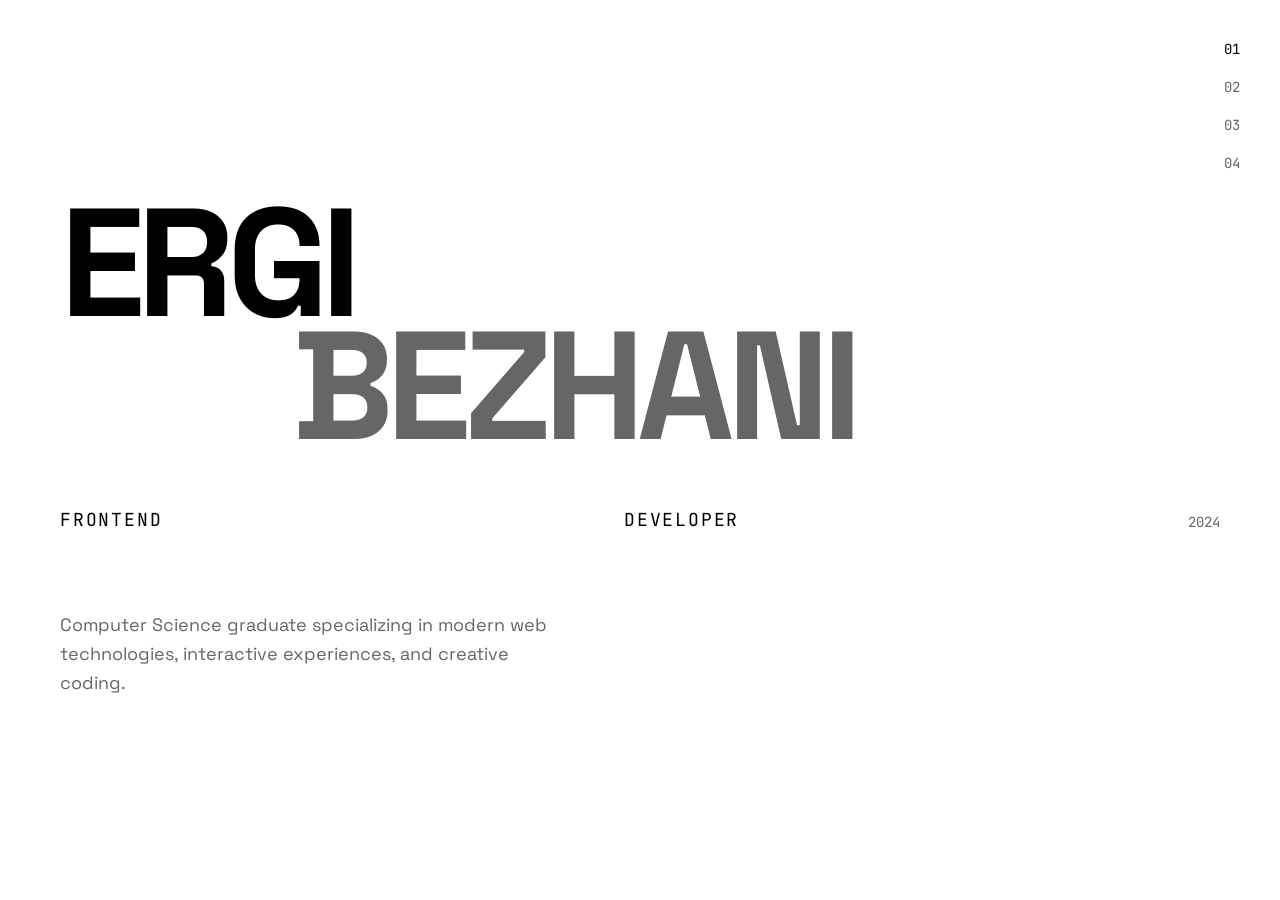
<file: index.html>
<!DOCTYPE html>
<html lang="en">
<head>
  <meta charset="UTF-8" />
  <meta name="viewport" content="width=device-width, initial-scale=1.0"/>
  <title>Ergi Bezhani</title>
  <link rel="preconnect" href="https://fonts.googleapis.com">
  <link rel="preconnect" href="https://fonts.gstatic.com" crossorigin>
  <link href="https://fonts.googleapis.com/css2?family=JetBrains+Mono:wght@300;400;500;600&family=Space+Grotesk:wght@300;400;500;600;700&display=swap" rel="stylesheet">
  <link rel="stylesheet" href="style.css" />
</head>
<body>
  <nav class="nav">
    <div class="nav-item" data-section="home">01</div>
    <div class="nav-item" data-section="about">02</div>
    <div class="nav-item" data-section="work">03</div>
    <div class="nav-item" data-section="contact">04</div>
  </nav>

  <main id="content" style="scroll-margin-top:90px; min-height:100vh; overflow-y:auto;">
    <section id="home">
      <div class="container">
        <div class="title-stack">
          <div class="name-large">ERGI</div>
          <div class="name-large offset">BEZHANI</div>
        </div>
        <div class="subtitle-grid">
          <div class="role">FRONTEND</div>
          <div class="role">DEVELOPER</div>
          <div class="year">2024</div>
        </div>
        <div class="description-block">
          <p>Computer Science graduate specializing in modern web technologies, interactive experiences, and creative coding.</p>
        </div>
      </div>
    </section>
    <section id="about">
      <div class="container">
        <div class="section-header">
          <span class="section-num">02</span>
          <h2 class="section-title">ABOUT</h2>
        </div>
        <div class="about-layout">
          <div class="about-main">
            <p class="about-text">I create digital experiences through code and design. With a Computer Science degree and Master's in Web Technologies, I specialize in frontend development, UI/UX design, and creative coding.</p>
          </div>
          <div class="skills-list">
            <div class="skill-group">
              <span class="skill-label">LANGUAGES</span>
              <div class="skill-items">HTML5 / CSS3 / JavaScript / TypeScript</div>
            </div>
            <div class="skill-group">
              <span class="skill-label">FRAMEWORKS</span>
              <div class="skill-items">React / Vue.js / Next.js / Three.js</div>
            </div>
            <div class="skill-group">
              <span class="skill-label">ANIMATION</span>
              <div class="skill-items">GSAP / Framer Motion / WebGL / CSS</div>
            </div>
            <div class="skill-group">
              <span class="skill-label">TOOLS</span>
              <div class="skill-items">Figma / Git / Webpack / Vite</div>
            </div>
          </div>
        </div>
      </div>
    </section>
    <section id="work">
      <div class="container">
        <div class="section-header">
          <span class="section-num">03</span>
          <h2 class="section-title">WORK</h2>
        </div>
        <div class="work-list">
          <div class="work-item">
            <div class="work-header">
              <span class="work-num">001</span>
              <h3 class="work-title"><a href="kai-portfolio.html" class="work-link">KAI PORTFOLIO</a></h3>
              <span class="work-year">2024</span>
            </div>
            <div class="work-desc">Modern portfolio website with smooth animations and interactive elements</div>
            <div class="work-tech">NEXT.JS / FRAMER-MOTION / TAILWIND / TYPESCRIPT</div>
          </div>
          
          <div class="work-item">
            <div class="work-header">
              <span class="work-num">002</span>
              <h3 class="work-title"><a href="living-magazine.html" class="work-link">LIVING MAGAZINE</a></h3>
              <span class="work-year">2024</span>
            </div>
            <div class="work-desc">Editorial magazine website with dynamic layouts and content management</div>
            <div class="work-tech">REACT / NEXT.JS / CSS-MODULES / RESPONSIVE-DESIGN</div>
          </div>
          
          <div class="work-item">
            <div class="work-header">
              <span class="work-num">003</span>
              <h3 class="work-title"><a href="elena-portfolio.html" class="work-link">ELENA PORTFOLIO</a></h3>
              <span class="work-year">2024</span>
            </div>
            <div class="work-desc">Creative portfolio showcasing photography and design work with elegant UI</div>
            <div class="work-tech">REACT / GSAP / CSS-GRID / INTERSECTION-OBSERVER</div>
          </div>
        </div>
      </div>
    </section>
    
    <section id="contact">
      <div class="container">
        <div class="section-header">
          <span class="section-num">04</span>
          <h2 class="section-title">CONTACT</h2>
        </div>
        <div class="contact-layout">
          <div class="contact-main">
            <p class="contact-text">Currently seeking opportunities to contribute to innovative projects and collaborate with creative teams.</p>
          </div>
          <div class="contact-info">
            <div class="contact-item">
              <span class="contact-label">EMAIL</span>
              <a href="mailto:ergiibezhanii@mail.com" class="contact-value">ERGIIBEZHANII@MAIL.COM</a>
            </div>
            <div class="contact-item">
              <span class="contact-label">LINKEDIN</span>
              <a href="https://www.linkedin.com/in/ergiibezhanii/" target="_blank" class="contact-value">ERGIIBEZHANII</a>
            </div>
            <div class="contact-item">
              <span class="contact-label">GITHUB</span>
              <a href="https://github.com/ergibezhanii" target="_blank" class="contact-value">ERGIBEZHANII</a>
            </div>
            <div class="contact-item">
              <span class="contact-label">LOCATION</span>
              <span class="contact-value">ALBANIA</span>
            </div>
          </div>
        </div>
      </div>
    </section>
  </main>

  <script src="app.js"></script>
</body>
</html>
</file>
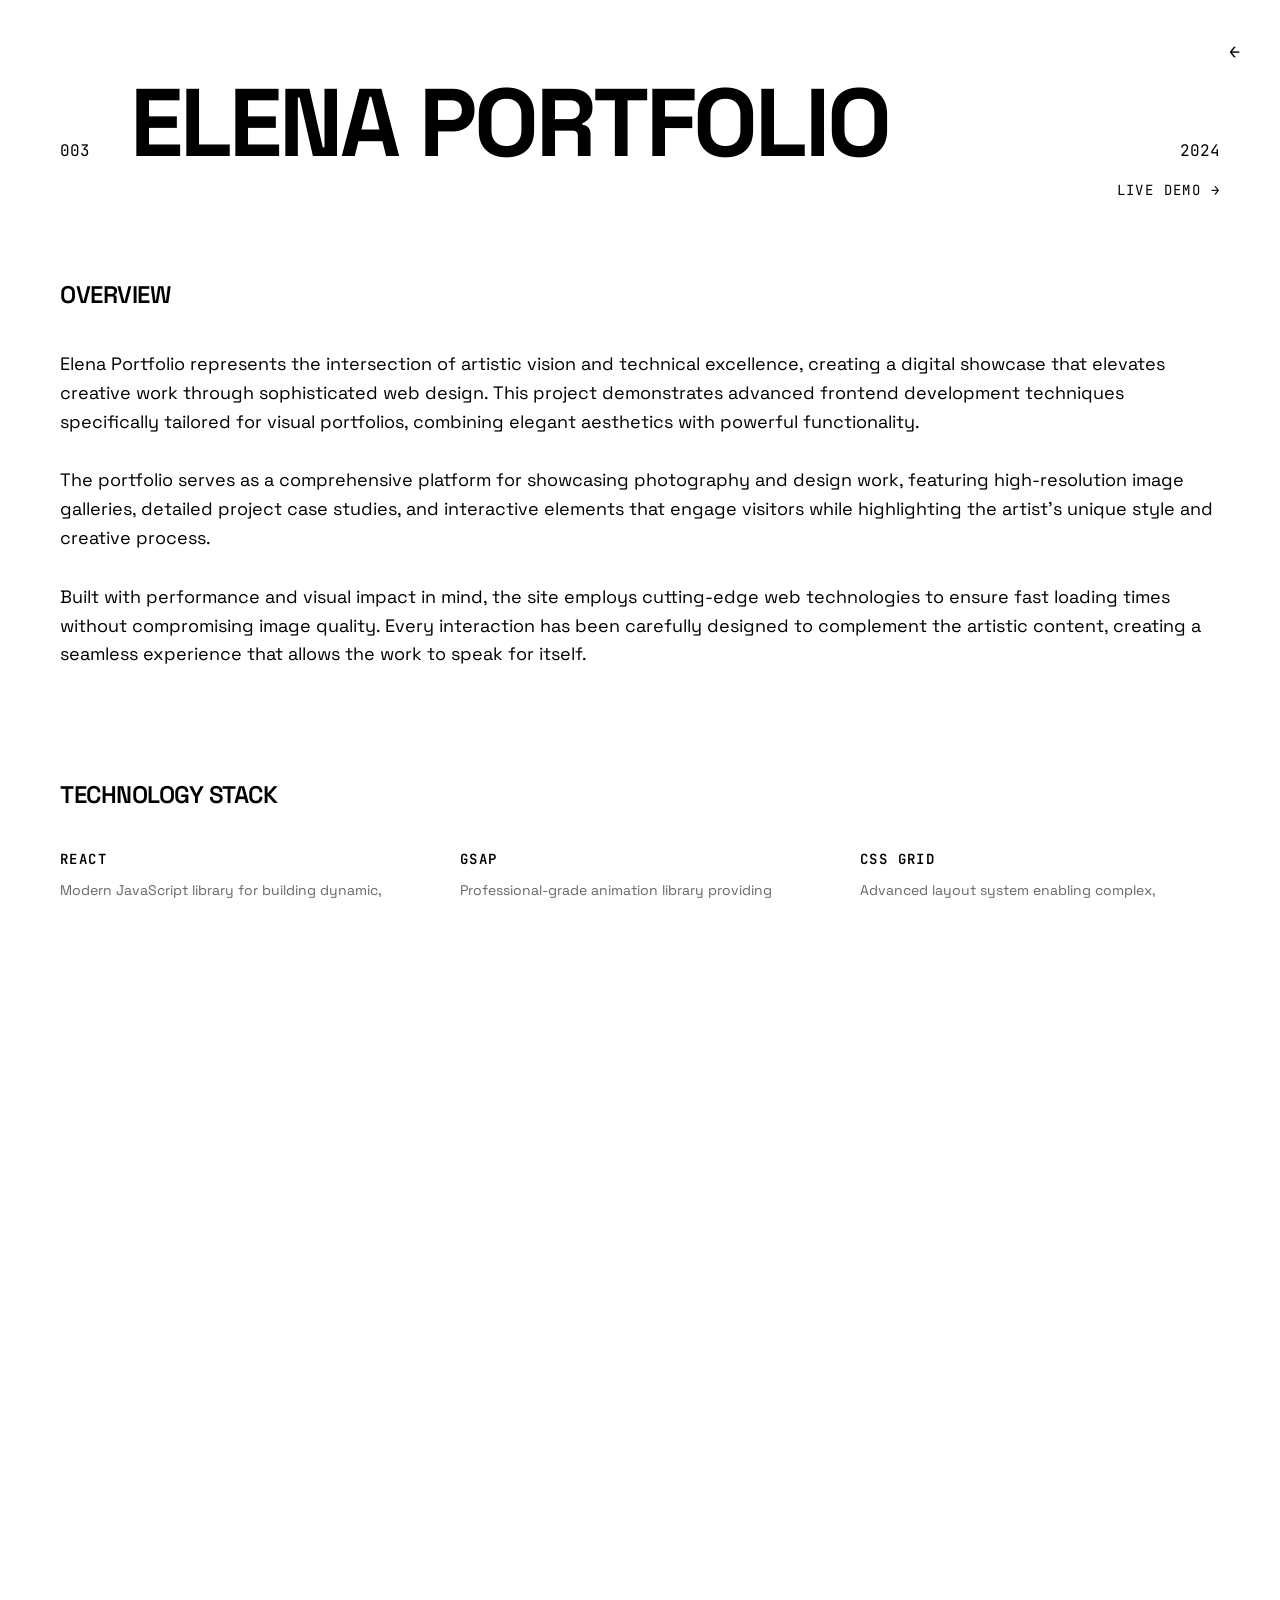
<file: elena-portfolio.html>
<!DOCTYPE html>
<html lang="en">
<head>
  <meta charset="UTF-8" />
  <meta name="viewport" content="width=device-width, initial-scale=1.0"/>
  <title>Elena Portfolio — Ergi Bezhani</title>
  <link rel="preconnect" href="https://fonts.googleapis.com">
  <link rel="preconnect" href="https://fonts.gstatic.com" crossorigin>
  <link href="https://fonts.googleapis.com/css2?family=JetBrains+Mono:wght@300;400;500;600&family=Space+Grotesk:wght@300;400;500;600;700&display=swap" rel="stylesheet">
  <link rel="stylesheet" href="style.css" />
</head>
<body>
  <nav class="nav">
    <div class="nav-item"><a href="index.html" class="nav-back">←</a></div>
  </nav>

  <main class="project-main">
    <div class="container">
      <div class="project-header">
        <span class="project-num">003</span>
        <h1 class="project-title-large">ELENA PORTFOLIO</h1>
        <div class="project-meta">
          <span class="project-year">2024</span>
          <a href="https://elena-m-portfolio-five.vercel.app/" target="_blank" class="demo-link">LIVE DEMO →</a>
        </div>
      </div>

      <div class="project-content">
        <div class="project-overview">
          <h2 class="section-subtitle">OVERVIEW</h2>
          <p class="project-description">
            Elena Portfolio represents the intersection of artistic vision and technical excellence, creating a digital showcase that elevates creative work through sophisticated web design. This project demonstrates advanced frontend development techniques specifically tailored for visual portfolios, combining elegant aesthetics with powerful functionality.
          </p>
          <p class="project-description">
            The portfolio serves as a comprehensive platform for showcasing photography and design work, featuring high-resolution image galleries, detailed project case studies, and interactive elements that engage visitors while highlighting the artist's unique style and creative process.
          </p>
          <p class="project-description">
            Built with performance and visual impact in mind, the site employs cutting-edge web technologies to ensure fast loading times without compromising image quality. Every interaction has been carefully designed to complement the artistic content, creating a seamless experience that allows the work to speak for itself.
          </p>
        </div>

        <div class="project-tech-stack">
          <h2 class="section-subtitle">TECHNOLOGY STACK</h2>
          <div class="tech-grid">
            <div class="tech-item">
              <span class="tech-name">REACT</span>
              <span class="tech-desc">Modern JavaScript library for building dynamic, component-based user interfaces with efficient rendering</span>
            </div>
            <div class="tech-item">
              <span class="tech-name">GSAP</span>
              <span class="tech-desc">Professional-grade animation library providing smooth, high-performance animations and scroll-triggered effects</span>
            </div>
            <div class="tech-item">
              <span class="tech-name">CSS GRID</span>
              <span class="tech-desc">Advanced layout system enabling complex, responsive grid designs perfect for portfolio galleries</span>
            </div>
            <div class="tech-item">
              <span class="tech-name">INTERSECTION OBSERVER</span>
              <span class="tech-desc">Modern API for efficiently detecting element visibility and triggering animations on scroll</span>
            </div>
          </div>
        </div>

        <div class="project-features">
          <h2 class="section-subtitle">KEY FEATURES</h2>
          <div class="features-list">
            <div class="feature-item">
              <h3 class="feature-title">VISUAL GALLERY SYSTEM</h3>
              <p class="feature-desc">Advanced image gallery with multiple layout options including masonry, grid, and slideshow formats. Features high-resolution image support, lazy loading, and smooth transitions between different viewing modes with keyboard navigation support.</p>
            </div>
            <div class="feature-item">
              <h3 class="feature-title">SCROLL-TRIGGERED ANIMATIONS</h3>
              <p class="feature-desc">Sophisticated animation system using GSAP and Intersection Observer to create engaging scroll experiences. Elements animate into view with precise timing, creating a dynamic storytelling experience that guides users through the portfolio.</p>
            </div>
            <div class="feature-item">
              <h3 class="feature-title">PROJECT CASE STUDIES</h3>
              <p class="feature-desc">Detailed project pages featuring comprehensive case studies with process documentation, behind-the-scenes content, and technical specifications. Each project includes multiple image formats and detailed descriptions of creative decisions.</p>
            </div>
            <div class="feature-item">
              <h3 class="feature-title">RESPONSIVE DESIGN</h3>
              <p class="feature-desc">Fully responsive layout optimized for all devices, with special attention to mobile gallery experiences. Touch gestures, swipe navigation, and optimized image loading ensure excellent performance across all screen sizes.</p>
            </div>
            <div class="feature-item">
              <h3 class="feature-title">PERFORMANCE OPTIMIZATION</h3>
              <p class="feature-desc">Advanced image optimization techniques including WebP format support, progressive loading, and intelligent caching. Implements modern web standards for optimal loading speeds without sacrificing visual quality.</p>
            </div>
            <div class="feature-item">
              <h3 class="feature-title">CONTACT INTEGRATION</h3>
              <p class="feature-desc">Seamless contact system with inquiry forms, social media integration, and professional networking features. Includes project inquiry functionality and collaboration request handling.</p>
            </div>
          </div>
        </div>

        <div class="project-process">
          <h2 class="section-subtitle">DEVELOPMENT PROCESS</h2>
          <div class="process-steps">
            <div class="process-step">
              <span class="step-num">01</span>
              <div class="step-content">
                <h3 class="step-title">CREATIVE CONSULTATION</h3>
                <p class="step-desc">Collaborated closely with the artist to understand their vision, analyzed their existing work, and developed a digital strategy that would best represent their artistic style and professional goals in the online space.</p>
              </div>
            </div>
            <div class="process-step">
              <span class="step-num">02</span>
              <div class="step-content">
                <h3 class="step-title">VISUAL DESIGN</h3>
                <p class="step-desc">Created a design system that complements the artistic work without competing for attention. Developed typography, color schemes, and layout principles that enhance the viewing experience while maintaining focus on the portfolio content.</p>
              </div>
            </div>
            <div class="process-step">
              <span class="step-num">03</span>
              <div class="step-content">
                <h3 class="step-title">TECHNICAL IMPLEMENTATION</h3>
                <p class="step-desc">Built the portfolio using React with GSAP for animations, implemented advanced image handling systems, created responsive gallery components, and integrated scroll-triggered animations for enhanced user engagement.</p>
              </div>
            </div>
            <div class="process-step">
              <span class="step-num">04</span>
              <div class="step-content">
                <h3 class="step-title">OPTIMIZATION & LAUNCH</h3>
                <p class="step-desc">Conducted extensive performance testing, optimized images and animations for various devices, implemented SEO best practices for artist portfolios, and deployed with continuous integration for easy content updates.</p>
              </div>
            </div>
          </div>
        </div>

        <div class="project-demo">
          <h2 class="section-subtitle">LIVE DEMONSTRATION</h2>
          <div class="demo-section">
            <p class="demo-description">
              Experience the complete portfolio with full gallery functionality, smooth animations, and responsive design. The live demo showcases the artist's work through an elegant, user-friendly interface designed to highlight creative excellence.
            </p>
            <a href="https://elena-m-portfolio-five.vercel.app/" target="_blank" class="demo-button">
              <span>VIEW LIVE PROJECT</span>
              <span class="demo-arrow">→</span>
            </a>
          </div>
        </div>
      </div>
    </div>
  </main>
</body>
</html>
</file>
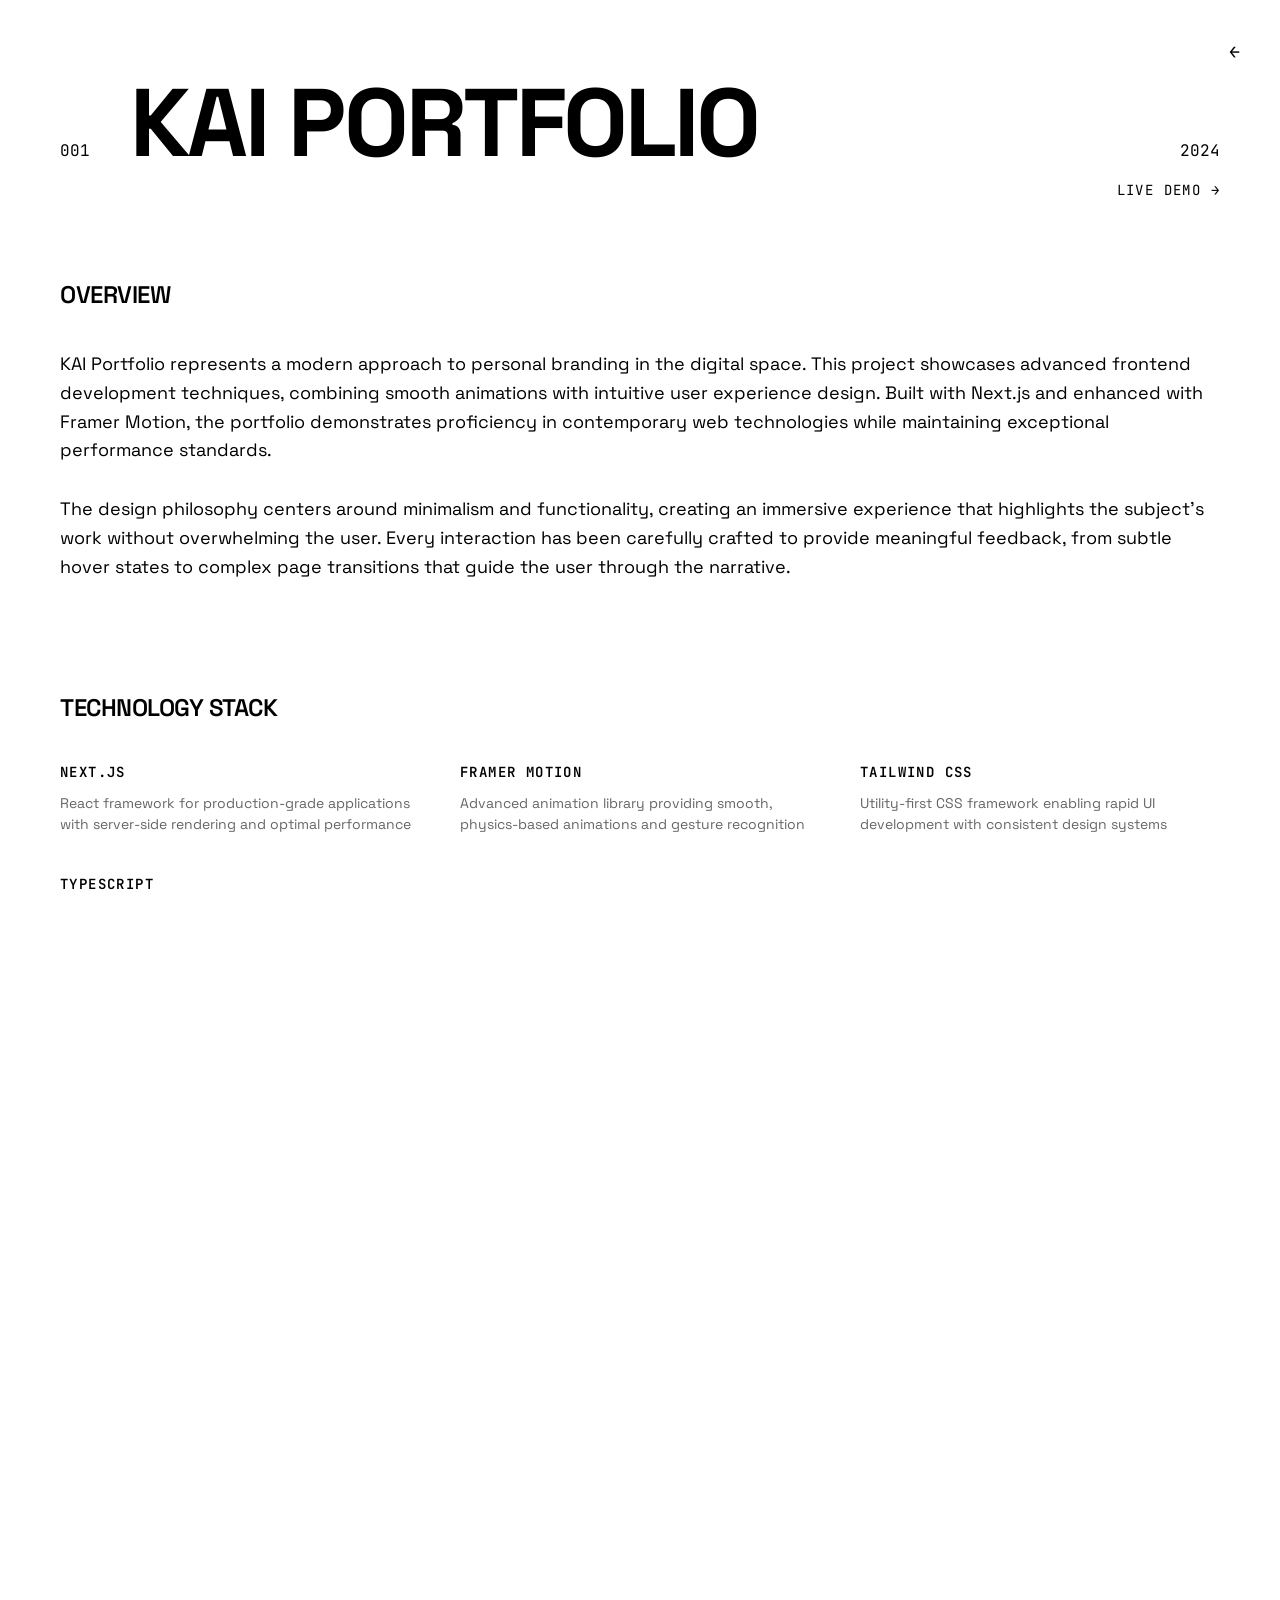
<file: kai-portfolio.html>
<!DOCTYPE html>
<html lang="en">
<head>
  <meta charset="UTF-8" />
  <meta name="viewport" content="width=device-width, initial-scale=1.0"/>
  <title>KAI Portfolio — Ergi Bezhani</title>
  <link rel="preconnect" href="https://fonts.googleapis.com">
  <link rel="preconnect" href="https://fonts.gstatic.com" crossorigin>
  <link href="https://fonts.googleapis.com/css2?family=JetBrains+Mono:wght@300;400;500;600&family=Space+Grotesk:wght@300;400;500;600;700&display=swap" rel="stylesheet">
  <link rel="stylesheet" href="style.css" />
</head>
<body>
  <nav class="nav">
    <div class="nav-item"><a href="index.html" class="nav-back">←</a></div>
  </nav>

  <main class="project-main">
    <div class="container">
      <div class="project-header">
        <span class="project-num">001</span>
        <h1 class="project-title-large">KAI PORTFOLIO</h1>
        <div class="project-meta">
          <span class="project-year">2024</span>
          <a href="https://kai-silk.vercel.app/" target="_blank" class="demo-link">LIVE DEMO →</a>
        </div>
      </div>

      <div class="project-content">
        <div class="project-overview">
          <h2 class="section-subtitle">OVERVIEW</h2>
          <p class="project-description">
            KAI Portfolio represents a modern approach to personal branding in the digital space. This project showcases advanced frontend development techniques, combining smooth animations with intuitive user experience design. Built with Next.js and enhanced with Framer Motion, the portfolio demonstrates proficiency in contemporary web technologies while maintaining exceptional performance standards.
          </p>
          <p class="project-description">
            The design philosophy centers around minimalism and functionality, creating an immersive experience that highlights the subject's work without overwhelming the user. Every interaction has been carefully crafted to provide meaningful feedback, from subtle hover states to complex page transitions that guide the user through the narrative.
          </p>
        </div>

        <div class="project-tech-stack">
          <h2 class="section-subtitle">TECHNOLOGY STACK</h2>
          <div class="tech-grid">
            <div class="tech-item">
              <span class="tech-name">NEXT.JS</span>
              <span class="tech-desc">React framework for production-grade applications with server-side rendering and optimal performance</span>
            </div>
            <div class="tech-item">
              <span class="tech-name">FRAMER MOTION</span>
              <span class="tech-desc">Advanced animation library providing smooth, physics-based animations and gesture recognition</span>
            </div>
            <div class="tech-item">
              <span class="tech-name">TAILWIND CSS</span>
              <span class="tech-desc">Utility-first CSS framework enabling rapid UI development with consistent design systems</span>
            </div>
            <div class="tech-item">
              <span class="tech-name">TYPESCRIPT</span>
              <span class="tech-desc">Strongly typed JavaScript ensuring code reliability and enhanced developer experience</span>
            </div>
          </div>
        </div>

        <div class="project-features">
          <h2 class="section-subtitle">KEY FEATURES</h2>
          <div class="features-list">
            <div class="feature-item">
              <h3 class="feature-title">RESPONSIVE DESIGN</h3>
              <p class="feature-desc">Fully responsive layout that adapts seamlessly across all device sizes, from mobile phones to large desktop displays. Implemented using CSS Grid and Flexbox with careful attention to typography scaling and touch interactions.</p>
            </div>
            <div class="feature-item">
              <h3 class="feature-title">SMOOTH ANIMATIONS</h3>
              <p class="feature-desc">Sophisticated animation system built with Framer Motion, featuring page transitions, scroll-triggered animations, and interactive elements that respond to user input with fluid, natural movements.</p>
            </div>
            <div class="feature-item">
              <h3 class="feature-title">PERFORMANCE OPTIMIZATION</h3>
              <p class="feature-desc">Optimized for speed with Next.js automatic code splitting, image optimization, and lazy loading. Achieves excellent Lighthouse scores across all metrics including performance, accessibility, and SEO.</p>
            </div>
            <div class="feature-item">
              <h3 class="feature-title">INTERACTIVE ELEMENTS</h3>
              <p class="feature-desc">Custom interactive components including animated navigation, hover effects, and gesture-based interactions that enhance user engagement while maintaining accessibility standards.</p>
            </div>
          </div>
        </div>

        <div class="project-process">
          <h2 class="section-subtitle">DEVELOPMENT PROCESS</h2>
          <div class="process-steps">
            <div class="process-step">
              <span class="step-num">01</span>
              <div class="step-content">
                <h3 class="step-title">RESEARCH & PLANNING</h3>
                <p class="step-desc">Conducted comprehensive research on modern portfolio trends, analyzed user behavior patterns, and established technical requirements. Created wireframes and prototypes to validate the design approach.</p>
              </div>
            </div>
            <div class="process-step">
              <span class="step-num">02</span>
              <div class="step-content">
                <h3 class="step-title">DESIGN SYSTEM</h3>
                <p class="step-desc">Developed a cohesive design system including typography scales, color palettes, spacing units, and component libraries. Established animation principles and interaction patterns for consistent user experience.</p>
              </div>
            </div>
            <div class="process-step">
              <span class="step-num">03</span>
              <div class="step-content">
                <h3 class="step-title">DEVELOPMENT</h3>
                <p class="step-desc">Implemented the design using Next.js with TypeScript, integrated Framer Motion for animations, and built reusable components. Focused on performance optimization and accessibility compliance throughout development.</p>
              </div>
            </div>
            <div class="process-step">
              <span class="step-num">04</span>
              <div class="step-content">
                <h3 class="step-title">TESTING & DEPLOYMENT</h3>
                <p class="step-desc">Conducted thorough testing across devices and browsers, optimized for performance, and deployed to Vercel with continuous integration. Implemented analytics and monitoring for ongoing optimization.</p>
              </div>
            </div>
          </div>
        </div>

        <div class="project-demo">
          <h2 class="section-subtitle">LIVE DEMONSTRATION</h2>
          <div class="demo-section">
            <p class="demo-description">
              Experience the full portfolio with all interactive features, animations, and responsive design elements. The live demo showcases the complete user journey from landing page to project details.
            </p>
            <a href="https://kai-silk.vercel.app/" target="_blank" class="demo-button">
              <span>VIEW LIVE PROJECT</span>
              <span class="demo-arrow">→</span>
            </a>
          </div>
        </div>
      </div>
    </div>
  </main>
</body>
</html>
</file>
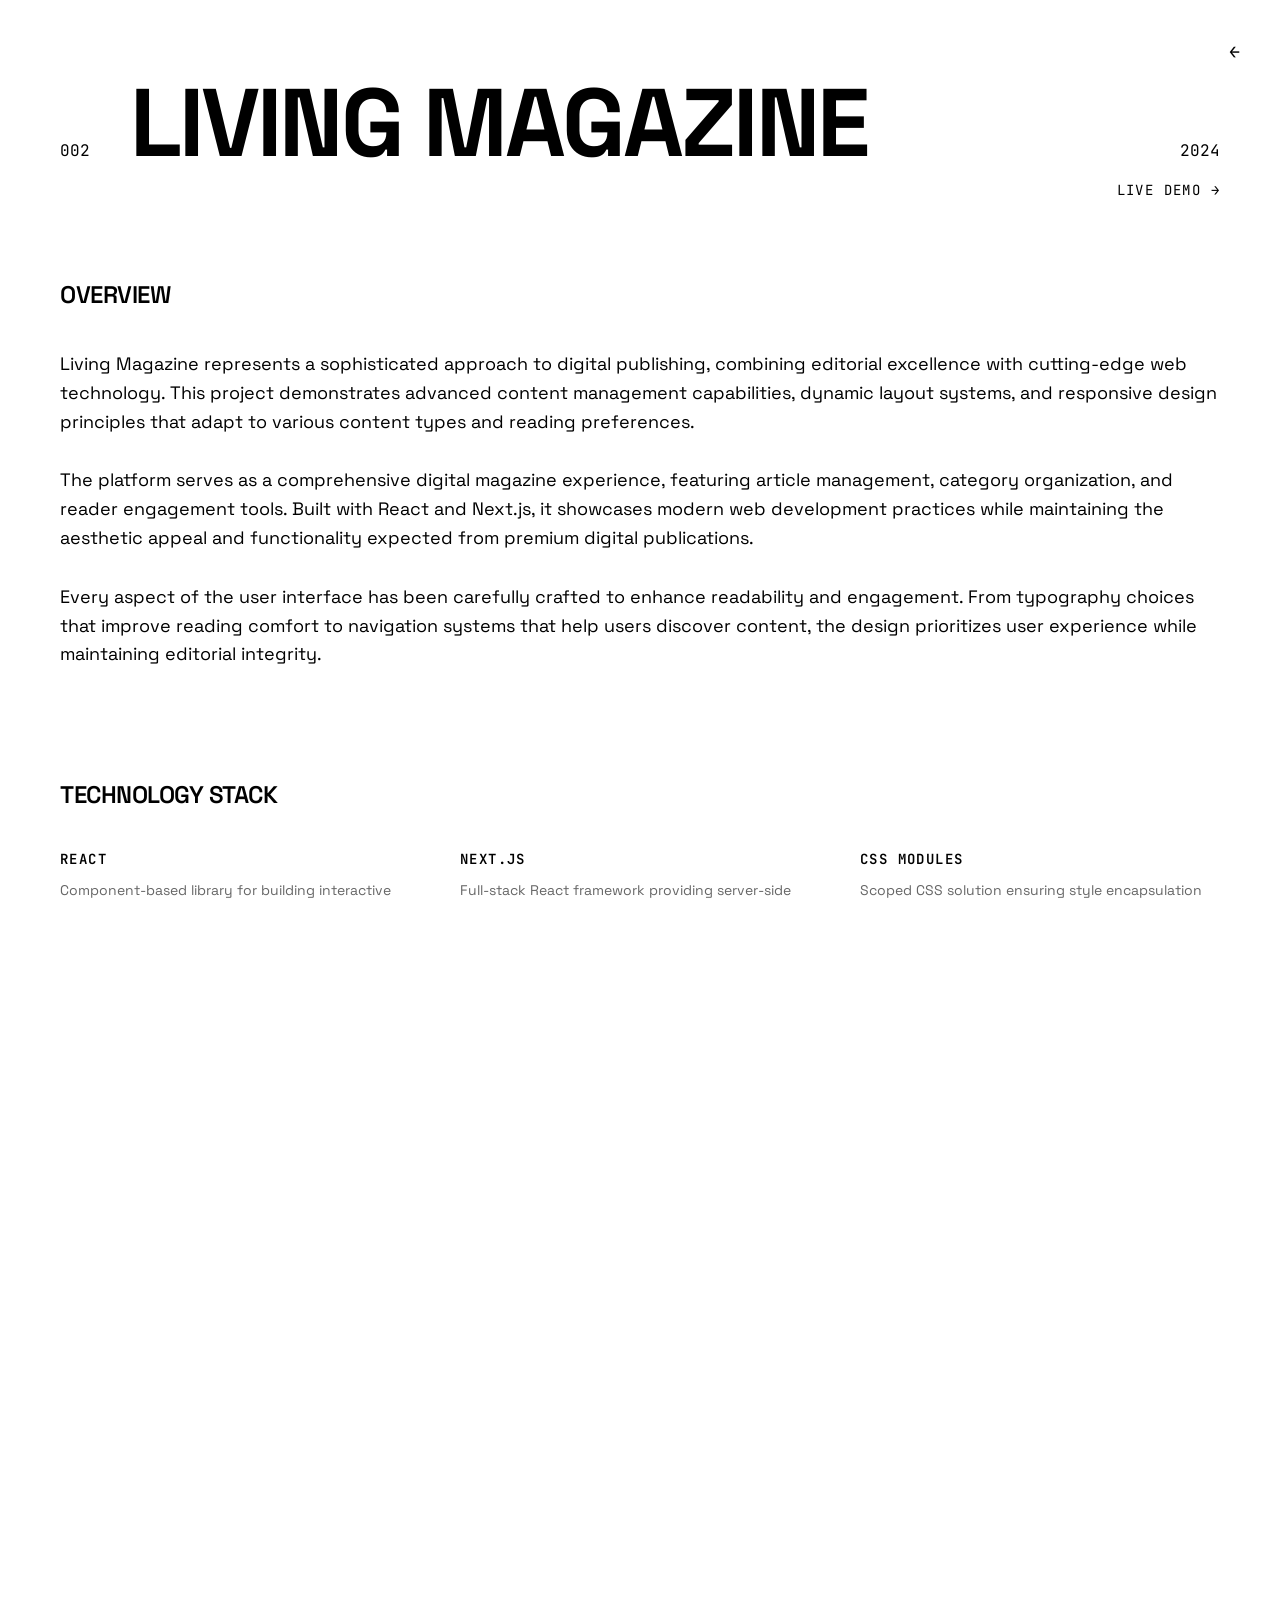
<file: living-magazine.html>
<!DOCTYPE html>
<html lang="en">
<head>
  <meta charset="UTF-8" />
  <meta name="viewport" content="width=device-width, initial-scale=1.0"/>
  <title>Living Magazine — Ergi Bezhani</title>
  <link rel="preconnect" href="https://fonts.googleapis.com">
  <link rel="preconnect" href="https://fonts.gstatic.com" crossorigin>
  <link href="https://fonts.googleapis.com/css2?family=JetBrains+Mono:wght@300;400;500;600&family=Space+Grotesk:wght@300;400;500;600;700&display=swap" rel="stylesheet">
  <link rel="stylesheet" href="style.css" />
</head>
<body>
  <nav class="nav">
    <div class="nav-item"><a href="index.html" class="nav-back">←</a></div>
  </nav>

  <main class="project-main">
    <div class="container">
      <div class="project-header">
        <span class="project-num">002</span>
        <h1 class="project-title-large">LIVING MAGAZINE</h1>
        <div class="project-meta">
          <span class="project-year">2024</span>
          <a href="https://living-magazine.vercel.app/" target="_blank" class="demo-link">LIVE DEMO →</a>
        </div>
      </div>

      <div class="project-content">
        <div class="project-overview">
          <h2 class="section-subtitle">OVERVIEW</h2>
          <p class="project-description">
            Living Magazine represents a sophisticated approach to digital publishing, combining editorial excellence with cutting-edge web technology. This project demonstrates advanced content management capabilities, dynamic layout systems, and responsive design principles that adapt to various content types and reading preferences.
          </p>
          <p class="project-description">
            The platform serves as a comprehensive digital magazine experience, featuring article management, category organization, and reader engagement tools. Built with React and Next.js, it showcases modern web development practices while maintaining the aesthetic appeal and functionality expected from premium digital publications.
          </p>
          <p class="project-description">
            Every aspect of the user interface has been carefully crafted to enhance readability and engagement. From typography choices that improve reading comfort to navigation systems that help users discover content, the design prioritizes user experience while maintaining editorial integrity.
          </p>
        </div>

        <div class="project-tech-stack">
          <h2 class="section-subtitle">TECHNOLOGY STACK</h2>
          <div class="tech-grid">
            <div class="tech-item">
              <span class="tech-name">REACT</span>
              <span class="tech-desc">Component-based library for building interactive user interfaces with efficient state management</span>
            </div>
            <div class="tech-item">
              <span class="tech-name">NEXT.JS</span>
              <span class="tech-desc">Full-stack React framework providing server-side rendering, API routes, and optimal performance</span>
            </div>
            <div class="tech-item">
              <span class="tech-name">CSS MODULES</span>
              <span class="tech-desc">Scoped CSS solution ensuring style encapsulation and preventing naming conflicts</span>
            </div>
            <div class="tech-item">
              <span class="tech-name">RESPONSIVE DESIGN</span>
              <span class="tech-desc">Mobile-first approach ensuring optimal experience across all devices and screen sizes</span>
            </div>
          </div>
        </div>

        <div class="project-features">
          <h2 class="section-subtitle">KEY FEATURES</h2>
          <div class="features-list">
            <div class="feature-item">
              <h3 class="feature-title">DYNAMIC CONTENT MANAGEMENT</h3>
              <p class="feature-desc">Advanced content management system allowing for easy article creation, editing, and organization. Features include rich text editing, image management, category assignment, and publication scheduling with intuitive admin interfaces.</p>
            </div>
            <div class="feature-item">
              <h3 class="feature-title">EDITORIAL LAYOUTS</h3>
              <p class="feature-desc">Sophisticated layout system supporting various article formats including long-form features, photo essays, and news briefs. Each layout is optimized for readability with careful attention to typography, spacing, and visual hierarchy.</p>
            </div>
            <div class="feature-item">
              <h3 class="feature-title">SEARCH & DISCOVERY</h3>
              <p class="feature-desc">Comprehensive search functionality with filtering options by category, date, and author. Advanced discovery features include related articles, trending content, and personalized recommendations based on reading history.</p>
            </div>
            <div class="feature-item">
              <h3 class="feature-title">READER ENGAGEMENT</h3>
              <p class="feature-desc">Interactive features including comment systems, social sharing, bookmarking, and newsletter subscription. Reading progress indicators and estimated reading times enhance the user experience.</p>
            </div>
            <div class="feature-item">
              <h3 class="feature-title">PERFORMANCE OPTIMIZATION</h3>
              <p class="feature-desc">Optimized for fast loading with image compression, lazy loading, and efficient caching strategies. Implements progressive web app features for offline reading and improved mobile experience.</p>
            </div>
          </div>
        </div>

        <div class="project-process">
          <h2 class="section-subtitle">DEVELOPMENT PROCESS</h2>
          <div class="process-steps">
            <div class="process-step">
              <span class="step-num">01</span>
              <div class="step-content">
                <h3 class="step-title">CONTENT STRATEGY</h3>
                <p class="step-desc">Analyzed digital magazine best practices, studied reader behavior patterns, and developed content architecture. Created user personas and content flow diagrams to guide the development process.</p>
              </div>
            </div>
            <div class="process-step">
              <span class="step-num">02</span>
              <div class="step-content">
                <h3 class="step-title">DESIGN SYSTEM</h3>
                <p class="step-desc">Established comprehensive design system including typography scales optimized for reading, color schemes that reduce eye strain, and component libraries for consistent editorial layouts across all content types.</p>
              </div>
            </div>
            <div class="process-step">
              <span class="step-num">03</span>
              <div class="step-content">
                <h3 class="step-title">FRONTEND DEVELOPMENT</h3>
                <p class="step-desc">Built responsive React components with Next.js, implemented dynamic routing for articles, integrated content management APIs, and optimized for performance with server-side rendering and static generation.</p>
              </div>
            </div>
            <div class="process-step">
              <span class="step-num">04</span>
              <div class="step-content">
                <h3 class="step-title">CONTENT INTEGRATION</h3>
                <p class="step-desc">Developed content management workflows, implemented SEO optimization, integrated analytics tracking, and conducted extensive testing across devices and browsers before deployment to production.</p>
              </div>
            </div>
          </div>
        </div>

        <div class="project-demo">
          <h2 class="section-subtitle">LIVE DEMONSTRATION</h2>
          <div class="demo-section">
            <p class="demo-description">
              Explore the complete digital magazine experience with full article browsing, search functionality, and responsive design. The live demo includes sample content showcasing various layout options and interactive features.
            </p>
            <a href="https://living-magazine.vercel.app/" target="_blank" class="demo-button">
              <span>VIEW LIVE PROJECT</span>
              <span class="demo-arrow">→</span>
            </a>
          </div>
        </div>
      </div>
    </div>
  </main>
</body>
</html>
</file>
<file: style.css>
* {
  margin: 0;
  padding: 0;
  box-sizing: border-box;
}

:root {
  --font-mono: 'JetBrains Mono', monospace;
  --font-sans: 'Space Grotesk', sans-serif;
  --black: #000000;
  --white: #ffffff;
  --gray: #666666;
  --light-gray: #cccccc;
}

html, body {
  height: 100%;
  font-family: var(--font-mono);
  background: var(--white);
  color: var(--black);
  overflow-x: hidden;
}

/* Navigation */
.nav {
  position: fixed;
  top: 40px;
  right: 40px;
  z-index: 1000;
  display: flex;
  flex-direction: column;
  gap: 20px;
}

.nav-item {
  font-size: 14px;
  font-weight: 400;
  color: var(--gray);
  cursor: pointer;
  transition: color 0.3s ease;
  text-align: right;
}

.nav-item:hover,
.nav-item.active {
  color: var(--black);
}

/* Main Content */
main#content {
  width: 100%;
  overflow-y: auto;
  scroll-snap-type: y mandatory;
}

main#content > section {
  width: 100%;
  min-height: 100vh;
  display: flex;
  align-items: center;
  padding: 80px 60px;
  opacity: 0;
  transition: opacity 0.8s ease;
  scroll-snap-align: start;
}

main#content > section.fade-in {
  opacity: 1;
}

.container {
  width: 100%;
  max-width: 1200px;
  margin: 0 auto;
}

/* Home Section */
.title-stack {
  margin-bottom: 60px;
}

.name-large {
  font-family: var(--font-sans);
  font-size: clamp(4rem, 12vw, 12rem);
  font-weight: 700;
  line-height: 0.8;
  letter-spacing: -0.05em;
  text-transform: uppercase;
}

.name-large.offset {
  margin-left: 20%;
  color: var(--gray);
}

.subtitle-grid {
  display: grid;
  grid-template-columns: 1fr 1fr auto;
  gap: 40px;
  margin-bottom: 80px;
  align-items: end;
}

.role {
  font-family: var(--font-mono);
  font-size: 18px;
  font-weight: 400;
  text-transform: uppercase;
  letter-spacing: 0.1em;
}

.year {
  font-family: var(--font-mono);
  font-size: 14px;
  color: var(--gray);
  text-align: right;
}

.description-block {
  max-width: 500px;
}

.description-block p {
  font-family: var(--font-sans);
  font-size: 18px;
  line-height: 1.6;
  color: var(--gray);
}

/* Section Headers */
.section-header {
  display: flex;
  align-items: baseline;
  gap: 40px;
  margin-bottom: 80px;
}

.section-num {
  font-family: var(--font-mono);
  font-size: 14px;
  color: var(--gray);
  min-width: 40px;
}

.section-title {
  font-family: var(--font-sans);
  font-size: clamp(3rem, 8vw, 8rem);
  font-weight: 700;
  text-transform: uppercase;
  letter-spacing: -0.03em;
  line-height: 0.9;
}

/* About Section */
.about-layout {
  display: grid;
  grid-template-columns: 1fr 1fr;
  gap: 80px;
}

.about-text {
  font-family: var(--font-sans);
  font-size: 24px;
  line-height: 1.5;
  color: var(--black);
}

.skills-list {
  display: flex;
  flex-direction: column;
  gap: 40px;
}

.skill-group {
  border-bottom: 1px solid var(--light-gray);
  padding-bottom: 20px;
}

.skill-label {
  font-family: var(--font-mono);
  font-size: 12px;
  font-weight: 500;
  text-transform: uppercase;
  letter-spacing: 0.1em;
  color: var(--gray);
  display: block;
  margin-bottom: 12px;
}

.skill-items {
  font-family: var(--font-mono);
  font-size: 14px;
  line-height: 1.6;
  color: var(--black);
}

/* Work Section */
.work-list {
  display: flex;
  flex-direction: column;
  gap: 60px;
}

.work-item {
  border-bottom: 1px solid var(--light-gray);
  padding-bottom: 40px;
}

.work-header {
  display: grid;
  grid-template-columns: 60px 1fr auto;
  gap: 40px;
  align-items: baseline;
  margin-bottom: 20px;
}

.work-num {
  font-family: var(--font-mono);
  font-size: 12px;
  color: var(--gray);
}

.work-title {
  font-family: var(--font-sans);
  font-size: 32px;
  font-weight: 600;
  text-transform: uppercase;
  letter-spacing: -0.02em;
}

.work-link {
  color: inherit;
  text-decoration: none;
  transition: color 0.3s ease;
}

.work-link:hover {
  color: var(--gray);
}

.work-year {
  font-family: var(--font-mono);
  font-size: 12px;
  color: var(--gray);
}

.work-desc {
  font-family: var(--font-sans);
  font-size: 16px;
  line-height: 1.6;
  color: var(--gray);
  margin-bottom: 20px;
  margin-left: 100px;
}

.work-tech {
  font-family: var(--font-mono);
  font-size: 12px;
  text-transform: uppercase;
  letter-spacing: 0.1em;
  color: var(--black);
  margin-left: 100px;
}

/* Contact Section */
.contact-layout {
  display: grid;
  grid-template-columns: 1fr 1fr;
  gap: 80px;
}

.contact-text {
  font-family: var(--font-sans);
  font-size: 24px;
  line-height: 1.5;
  color: var(--black);
}

.contact-info {
  display: flex;
  flex-direction: column;
  gap: 30px;
}

.contact-item {
  display: flex;
  flex-direction: column;
  gap: 8px;
  border-bottom: 1px solid var(--light-gray);
  padding-bottom: 20px;
}

.contact-label {
  font-family: var(--font-mono);
  font-size: 12px;
  font-weight: 500;
  text-transform: uppercase;
  letter-spacing: 0.1em;
  color: var(--gray);
}

.contact-value {
  font-family: var(--font-mono);
  font-size: 14px;
  color: var(--black);
  text-decoration: none;
  text-transform: uppercase;
  transition: color 0.3s ease;
}

.contact-value:hover {
  color: var(--gray);
}

/* Project Pages */
.nav-back {
  color: var(--black);
  text-decoration: none;
  font-size: 18px;
  transition: color 0.3s ease;
}

.nav-back:hover {
  color: var(--gray);
}

.project-main {
  padding: 80px 60px;
  min-height: 100vh;
}

.project-header {
  display: flex;
  align-items: baseline;
  gap: 40px;
  margin-bottom: 80px;
  flex-wrap: wrap;
}

.project-title-large {
  font-family: var(--font-sans);
  font-size: clamp(3rem, 8vw, 6rem);
  font-weight: 700;
  text-transform: uppercase;
  letter-spacing: -0.03em;
  line-height: 0.9;
  flex: 1;
}

.project-meta {
  display: flex;
  flex-direction: column;
  gap: 20px;
  align-items: flex-end;
}

.demo-link {
  font-family: var(--font-mono);
  font-size: 14px;
  color: var(--black);
  text-decoration: none;
  text-transform: uppercase;
  letter-spacing: 0.1em;
  transition: color 0.3s ease;
}

.demo-link:hover {
  color: var(--gray);
}

.project-content {
  display: flex;
  flex-direction: column;
  gap: 80px;
}

.section-subtitle {
  font-family: var(--font-sans);
  font-size: 24px;
  font-weight: 600;
  text-transform: uppercase;
  letter-spacing: -0.02em;
  margin-bottom: 40px;
}

.project-description {
  font-family: var(--font-sans);
  font-size: 18px;
  line-height: 1.6;
  color: var(--black);
  margin-bottom: 30px;
}

.tech-grid {
  display: grid;
  grid-template-columns: repeat(auto-fit, minmax(300px, 1fr));
  gap: 40px;
}

.tech-item {
  display: flex;
  flex-direction: column;
  gap: 12px;
}

.tech-name {
  font-family: var(--font-mono);
  font-size: 14px;
  font-weight: 600;
  text-transform: uppercase;
  letter-spacing: 0.1em;
  color: var(--black);
}

.tech-desc {
  font-family: var(--font-sans);
  font-size: 14px;
  line-height: 1.5;
  color: var(--gray);
}

.features-list {
  display: flex;
  flex-direction: column;
  gap: 40px;
}

.feature-item {
  border-bottom: 1px solid var(--light-gray);
  padding-bottom: 30px;
}

.feature-title {
  font-family: var(--font-mono);
  font-size: 14px;
  font-weight: 600;
  text-transform: uppercase;
  letter-spacing: 0.1em;
  color: var(--black);
  margin-bottom: 16px;
}

.feature-desc {
  font-family: var(--font-sans);
  font-size: 16px;
  line-height: 1.6;
  color: var(--gray);
}

.process-steps {
  display: flex;
  flex-direction: column;
  gap: 50px;
}

.process-step {
  display: grid;
  grid-template-columns: 60px 1fr;
  gap: 40px;
  align-items: start;
}

.step-num {
  font-family: var(--font-mono);
  font-size: 12px;
  color: var(--gray);
}

.step-title {
  font-family: var(--font-mono);
  font-size: 14px;
  font-weight: 600;
  text-transform: uppercase;
  letter-spacing: 0.1em;
  color: var(--black);
  margin-bottom: 12px;
}

.step-desc {
  font-family: var(--font-sans);
  font-size: 16px;
  line-height: 1.6;
  color: var(--gray);
}

.demo-section {
  text-align: center;
  padding: 60px 0;
}

.demo-description {
  font-family: var(--font-sans);
  font-size: 18px;
  line-height: 1.6;
  color: var(--gray);
  margin-bottom: 40px;
  max-width: 600px;
  margin-left: auto;
  margin-right: auto;
}

.demo-button {
  display: inline-flex;
  align-items: center;
  gap: 20px;
  font-family: var(--font-mono);
  font-size: 16px;
  font-weight: 500;
  text-transform: uppercase;
  letter-spacing: 0.1em;
  color: var(--black);
  text-decoration: none;
  border: 2px solid var(--black);
  padding: 20px 40px;
  transition: all 0.3s ease;
}

.demo-button:hover {
  background: var(--black);
  color: var(--white);
}

.demo-arrow {
  font-size: 20px;
  transition: transform 0.3s ease;
}

.demo-button:hover .demo-arrow {
  transform: translateX(5px);
}

/* Responsive */
@media (max-width: 1024px) {
  .about-layout,
  .contact-layout {
    grid-template-columns: 1fr;
    gap: 60px;
  }
  
  .subtitle-grid {
    grid-template-columns: 1fr;
    gap: 20px;
  }
  
  .work-desc,
  .work-tech {
    margin-left: 0;
  }
  
  .work-header {
    grid-template-columns: 1fr;
    gap: 10px;
  }
  
  .project-main {
    padding: 60px 40px;
  }
  
  .tech-grid {
    grid-template-columns: 1fr;
  }
  
  .process-step {
    grid-template-columns: 1fr;
    gap: 20px;
  }
}

@media (max-width: 768px) {
  main#content > section {
    padding: 60px 30px;
  }
  
  .nav {
    top: 30px;
    right: 30px;
    flex-direction: row;
    gap: 15px;
  }
  
  .name-large.offset {
    margin-left: 10%;
  }
  
  .section-header {
    flex-direction: column;
    gap: 20px;
    margin-bottom: 60px;
  }
  
  .project-main {
    padding: 40px 20px;
  }
  
  .project-header {
    flex-direction: column;
    gap: 20px;
    align-items: flex-start;
  }
  
  .project-meta {
    align-items: flex-start;
  }
}
</file>
